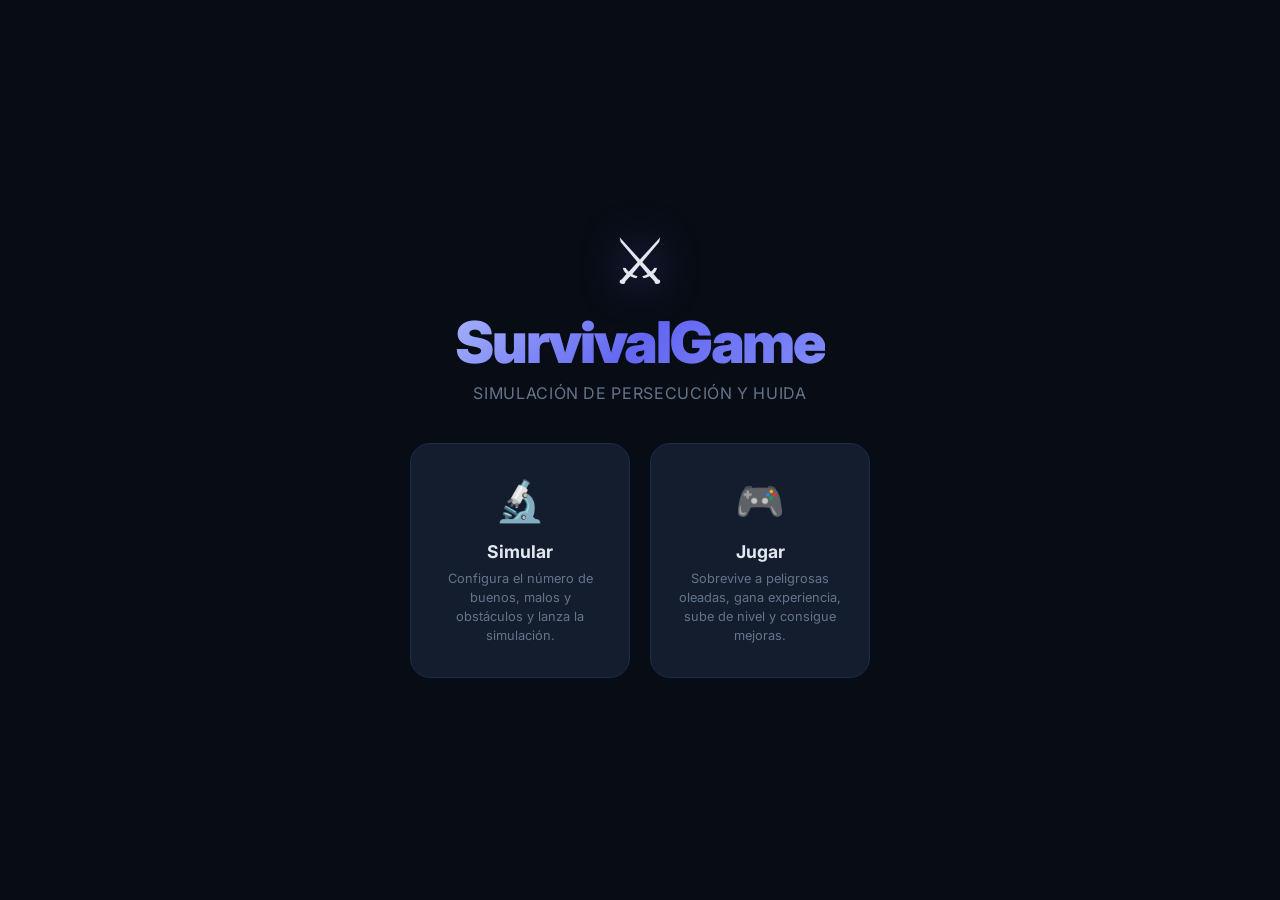
<file: js/index.html>
<!DOCTYPE html>
<html lang="es">

<head>
    <meta charset="UTF-8" />
    <meta name="viewport" content="width=device-width, initial-scale=1.0" />
    <title>SurvivalGame</title>
    <link rel="preconnect" href="https://fonts.googleapis.com" />
    <link rel="preconnect" href="https://fonts.gstatic.com" crossorigin />
    <link href="https://fonts.googleapis.com/css2?family=Inter:ital,wght@0,400;0,600;0,700;0,900;1,400&display=swap"
        rel="stylesheet" />
    <style>
        /* ── Reset ───────────────────────────────────────────────────────────────── */
        *,
        *::before,
        *::after {
            box-sizing: border-box;
            margin: 0;
            padding: 0;
        }

        :root {
            --bg: #080c14;
            --surface: #0f1520;
            --card: #141d2e;
            --border: #1e2d47;
            --green: #22c55e;
            --red: #ef4444;
            --gray: #64748b;
            --text: #e2e8f0;
            --muted: #64748b;
            --accent: #6366f1;
            --accent2: #818cf8;
        }

        html,
        body {
            height: 100%;
            background: var(--bg);
            color: var(--text);
            font-family: 'Inter', system-ui, sans-serif;
            overflow-x: hidden;
        }

        /* ── Screens ─────────────────────────────────────────────────────────────── */
        .screen {
            position: fixed;
            inset: 0;
            display: flex;
            flex-direction: column;
            align-items: center;
            justify-content: center;
            transition: opacity .35s ease, transform .35s ease;
        }

        .screen.hidden {
            opacity: 0;
            pointer-events: none;
            transform: scale(.97);
        }

        .screen.slide-left {
            transform: translateX(-60px);
        }

        .screen.slide-right {
            transform: translateX(60px);
        }

        /* ── Particles (decorative background dots) ─────────────────────────────── */
        #particles {
            position: fixed;
            inset: 0;
            overflow: hidden;
            pointer-events: none;
            z-index: 0;
        }

        .particle {
            position: absolute;
            border-radius: 50%;
            animation: float linear infinite;
            opacity: 0;
        }

        @keyframes float {
            0% {
                transform: translateY(100vh) scale(0);
                opacity: 0;
            }

            10% {
                opacity: .6;
            }

            90% {
                opacity: .4;
            }

            100% {
                transform: translateY(-20px) scale(1.2);
                opacity: 0;
            }
        }

        /* ── Main Menu ───────────────────────────────────────────────────────────── */
        #menu {
            z-index: 10;
            gap: 2.5rem;
        }

        .logo-big {
            text-align: center;
        }

        .logo-big .icon {
            font-size: 4rem;
            display: block;
            margin-bottom: .5rem;
            filter: drop-shadow(0 0 20px rgba(99, 102, 241, .7));
        }

        .logo-big h1 {
            font-size: 3.6rem;
            font-weight: 900;
            letter-spacing: -.04em;
            background: linear-gradient(135deg, #a5b4fc, #6366f1, #818cf8);
            -webkit-background-clip: text;
            -webkit-text-fill-color: transparent;
            background-clip: text;
            text-shadow: none;
        }

        .logo-big p {
            color: var(--muted);
            margin-top: .4rem;
            font-size: 1rem;
            letter-spacing: .04em;
            text-transform: uppercase;
        }

        .menu-cards {
            display: flex;
            gap: 1.25rem;
            flex-wrap: wrap;
            justify-content: center;
        }

        .menu-card {
            width: 220px;
            padding: 2rem 1.5rem;
            border-radius: 1.25rem;
            background: var(--card);
            border: 1px solid var(--border);
            cursor: pointer;
            text-align: center;
            transition: transform .2s, box-shadow .2s, border-color .2s;
            position: relative;
            overflow: hidden;
        }

        .menu-card::before {
            content: '';
            position: absolute;
            inset: 0;
            background: linear-gradient(135deg, rgba(99, 102, 241, .08), transparent);
            opacity: 0;
            transition: opacity .2s;
        }

        .menu-card:hover {
            transform: translateY(-6px);
            border-color: var(--accent);
            box-shadow: 0 12px 40px rgba(99, 102, 241, .25);
        }

        .menu-card:hover::before {
            opacity: 1;
        }

        .menu-card:active {
            transform: translateY(-2px);
        }

        .menu-card .card-icon {
            font-size: 2.5rem;
            margin-bottom: 1rem;
            display: block;
        }

        .menu-card h2 {
            font-size: 1.1rem;
            font-weight: 700;
            margin-bottom: .4rem;
        }

        .menu-card p {
            font-size: .8rem;
            color: var(--muted);
            line-height: 1.5;
        }

        /* ── Config Screen ───────────────────────────────────────────────────────── */
        #config {
            z-index: 10;
            gap: 2rem;
            padding: 2rem;
        }

        .config-panel {
            background: var(--card);
            border: 1px solid var(--border);
            border-radius: 1.5rem;
            padding: 2.5rem;
            width: 100%;
            max-width: 520px;
            box-shadow: 0 0 60px rgba(99, 102, 241, .1);
        }

        .config-panel h2 {
            font-size: 1.5rem;
            font-weight: 800;
            margin-bottom: .25rem;
        }

        .config-panel .sub {
            color: var(--muted);
            font-size: .85rem;
            margin-bottom: 2rem;
        }

        .param-group {
            display: flex;
            flex-direction: column;
            gap: 1.25rem;
            margin-bottom: 2rem;
        }

        .param {
            display: flex;
            flex-direction: column;
            gap: .5rem;
        }

        .param-header {
            display: flex;
            justify-content: space-between;
            align-items: center;
        }

        .param-label {
            font-size: .9rem;
            font-weight: 600;
            display: flex;
            align-items: center;
            gap: .5rem;
        }

        .param-dot {
            width: 10px;
            height: 10px;
            border-radius: 50%;
            flex-shrink: 0;
        }

        .param-dot.green {
            background: var(--green);
            box-shadow: 0 0 6px var(--green);
        }

        .param-dot.red {
            background: var(--red);
            box-shadow: 0 0 6px var(--red);
        }

        .param-dot.gray {
            background: var(--gray);
            border-radius: 2px;
        }

        .param-value {
            font-size: 1.1rem;
            font-weight: 700;
            min-width: 2.5rem;
            text-align: right;
            background: var(--surface);
            border: 1px solid var(--border);
            border-radius: .4rem;
            padding: .1rem .5rem;
        }

        .param-value.green {
            color: var(--green);
        }

        .param-value.red {
            color: var(--red);
        }

        .param-value.gray {
            color: var(--gray);
        }

        input[type=range] {
            width: 100%;
            height: 5px;
            border-radius: 999px;
            outline: none;
            border: none;
            cursor: pointer;
            -webkit-appearance: none;
            appearance: none;
            background: var(--border);
        }

        input[type=range].green::-webkit-slider-thumb {
            background: var(--green);
            box-shadow: 0 0 8px var(--green);
        }

        input[type=range].red::-webkit-slider-thumb {
            background: var(--red);
            box-shadow: 0 0 8px var(--red);
        }

        input[type=range].gray::-webkit-slider-thumb {
            background: var(--gray);
        }

        input[type=range]::-webkit-slider-thumb {
            -webkit-appearance: none;
            appearance: none;
            width: 16px;
            height: 16px;
            border-radius: 50%;
            cursor: pointer;
            transition: transform .1s;
        }

        input[type=range]::-webkit-slider-thumb:hover {
            transform: scale(1.25);
        }

        input[type=range].green {
            background: linear-gradient(to right, var(--green) var(--pct, 50%), var(--border) var(--pct, 50%));
        }

        input[type=range].red {
            background: linear-gradient(to right, var(--red) var(--pct, 50%), var(--border) var(--pct, 50%));
        }

        input[type=range].gray {
            background: linear-gradient(to right, var(--gray) var(--pct, 50%), var(--border) var(--pct, 50%));
        }

        .config-actions {
            display: flex;
            gap: .75rem;
        }

        /* ── Game Screen ─────────────────────────────────────────────────────────── */
        #game {
            z-index: 10;
            gap: 1rem;
            justify-content: flex-start;
            padding: 1.5rem 1rem 2rem;
            overflow-y: auto;
        }

        .game-header {
            display: flex;
            align-items: center;
            gap: 1rem;
            width: 100%;
            max-width: 1020px;
        }

        .btn-back {
            background: var(--card);
            border: 1px solid var(--border);
            color: var(--text);
            border-radius: .6rem;
            padding: .45rem .9rem;
            font-family: inherit;
            font-size: .85rem;
            font-weight: 600;
            cursor: pointer;
            transition: background .15s, border-color .15s;
            flex-shrink: 0;
        }

        .btn-back:hover {
            background: var(--border);
            border-color: var(--accent);
        }

        .stats-bar {
            display: flex;
            gap: 1.25rem;
            flex-wrap: wrap;
            align-items: center;
            background: var(--card);
            border: 1px solid var(--border);
            border-radius: 1rem;
            padding: .6rem 1.2rem;
            flex: 1;
        }

        .stat {
            display: flex;
            align-items: center;
            gap: .45rem;
            font-size: .85rem;
        }

        .stat-dot {
            width: 9px;
            height: 9px;
            border-radius: 50%;
        }

        .stat-dot.green {
            background: var(--green);
            box-shadow: 0 0 5px var(--green);
        }

        .stat-dot.red {
            background: var(--red);
            box-shadow: 0 0 5px var(--red);
        }

        .stat-dot.gray {
            background: var(--gray);
            border-radius: 2px;
        }

        .stat-label {
            color: var(--muted);
        }

        .stat-value {
            font-weight: 700;
        }

        .stat-value.green {
            color: var(--green);
        }

        .stat-value.red {
            color: var(--red);
        }

        .game-controls {
            display: flex;
            gap: .6rem;
            flex-shrink: 0;
        }

        .canvas-wrapper {
            border-radius: .75rem;
            overflow: hidden;
            border: 1.5px solid var(--border);
            box-shadow: 0 0 50px rgba(99, 102, 241, .1);
            flex-shrink: 0;
        }

        canvas {
            display: block;
        }

        /* ── Info Screen (Mini-juego) ────────────────────────────────────────────── */
        #info {
            z-index: 10;
            gap: 0;
            padding: 0;
            justify-content: flex-start;
        }

        .info-header {
            display: flex;
            align-items: center;
            gap: 1rem;
            width: 100%;
            padding: .8rem 1rem;
            background: var(--surface);
            border-bottom: 1px solid var(--border);
            flex-shrink: 0;
        }

        .info-header h2 {
            font-size: 1.1rem;
            font-weight: 800;
            flex: 1;
        }

        .info-hud {
            display: flex;
            gap: 1rem;
            align-items: center;
            background: var(--card);
            border: 1px solid var(--border);
            border-radius: .75rem;
            padding: .35rem .9rem;
            font-size: .8rem;
        }

        .hud-item {
            display: flex;
            align-items: center;
            gap: .4rem;
        }

        .hud-label {
            color: var(--muted);
        }

        .hud-val {
            font-weight: 700;
        }

        .hud-val.green {
            color: var(--green);
        }

        .hud-val.red {
            color: var(--red);
        }

        .hud-val.yellow {
            color: #facc15;
        }

        .health-bar-wrap {
            width: 90px;
            height: 10px;
            background: var(--border);
            border-radius: 999px;
            overflow: hidden;
        }

        .health-bar-inner {
            height: 100%;
            border-radius: 999px;
            transition: width .2s;
        }

        .health-bar-inner.green {
            background: var(--green);
            box-shadow: 0 0 6px var(--green);
        }

        .health-bar-inner.red {
            background: var(--red);
            box-shadow: 0 0 6px var(--red);
        }

        .health-bar-inner.blue {
            background: #3b82f6;
            box-shadow: 0 0 6px #3b82f6;
        }

        #arc-levelup-overlay {
            position: absolute;
            inset: 0;
            background: rgba(8, 12, 20, 0.85);
            z-index: 20;
            display: flex;
            flex-direction: column;
            align-items: center;
            justify-content: center;
            transition: opacity .2s;
            backdrop-filter: blur(4px);
        }

        #arc-levelup-overlay.hidden {
            opacity: 0;
            pointer-events: none;
        }

        .powerup-cards {
            display: flex;
            gap: 1.25rem;
            margin-top: 1.5rem;
            flex-wrap: wrap;
            justify-content: center;
            max-width: 640px;
        }

        .powerup-card {
            background: var(--surface);
            border: 1px solid var(--border);
            border-radius: 1rem;
            padding: 1.5rem 1rem;
            width: 170px;
            text-align: center;
            cursor: pointer;
            transition: transform .2s, border-color .2s, box-shadow .2s;
        }

        .powerup-card:hover {
            transform: translateY(-8px);
            border-color: var(--accent);
            box-shadow: 0 12px 30px rgba(99, 102, 241, .3);
        }

        .powerup-card .icon {
            font-size: 2.5rem;
            margin-bottom: .75rem;
            display: block;
        }

        .powerup-card h3 {
            font-size: 1.05rem;
            font-weight: 700;
            margin-bottom: .4rem;
            color: var(--text);
        }

        .powerup-card p {
            font-size: .8rem;
            color: var(--muted);
            line-height: 1.4;
        }

        #arcadeCanvas {
            display: block;
            cursor: crosshair;
            flex: 1;
            width: 100%;
        }

        .controls-hint {
            font-size: .72rem;
            color: var(--muted);
            text-align: center;
            padding: .4rem;
            background: var(--surface);
            border-top: 1px solid var(--border);
            flex-shrink: 0;
        }

        /* ── Shared Buttons ──────────────────────────────────────────────────────── */
        .btn {
            display: inline-flex;
            align-items: center;
            gap: .4rem;
            padding: .65rem 1.4rem;
            border-radius: .65rem;
            font-family: inherit;
            font-size: .9rem;
            font-weight: 700;
            cursor: pointer;
            border: none;
            transition: transform .1s, box-shadow .2s, background .15s, opacity .15s;
        }

        .btn:active {
            transform: scale(.96);
        }

        .btn-primary {
            background: linear-gradient(135deg, #6366f1, #818cf8);
            color: #fff;
            box-shadow: 0 4px 20px rgba(99, 102, 241, .4);
        }

        .btn-primary:hover {
            box-shadow: 0 6px 28px rgba(99, 102, 241, .6);
        }

        .btn-secondary {
            background: var(--surface);
            color: var(--text);
            border: 1px solid var(--border);
        }

        .btn-secondary:hover {
            background: var(--border);
        }

        .btn-danger {
            background: rgba(239, 68, 68, .15);
            color: var(--red);
            border: 1px solid rgba(239, 68, 68, .3);
        }

        .btn-danger:hover {
            background: rgba(239, 68, 68, .25);
        }
    </style>
</head>

<body>

    <!-- Fondo animado -->
    <div id="particles"></div>

    <!-- ══════════════════════════════════════════════════════════════════════════
     PANTALLA 1 – MENÚ PRINCIPAL
     ══════════════════════════════════════════════════════════════════════════ -->
    <div id="menu" class="screen">
        <div class="logo-big">
            <span class="icon">⚔️</span>
            <h1>SurvivalGame</h1>
            <p>Simulación de persecución y huida</p>
        </div>

        <div class="menu-cards">
            <div class="menu-card" id="btn-goto-config">
                <span class="card-icon">🔬</span>
                <h2>Simular</h2>
                <p>Configura el número de buenos, malos y obstáculos y lanza la simulación.</p>
            </div>
            <div class="menu-card" id="btn-goto-info">
                <span class="card-icon">🎮</span>
                <h2>Jugar</h2>
                <p>Sobrevive a peligrosas oleadas, gana experiencia, sube de nivel y consigue mejoras.</p>
            </div>
        </div>
    </div>

    <!-- ══════════════════════════════════════════════════════════════════════════
     PANTALLA 2 – CONFIGURACIÓN
     ══════════════════════════════════════════════════════════════════════════ -->
    <div id="config" class="screen hidden">
        <div class="config-panel">
            <h2>⚙️ Configurar simulación</h2>
            <p class="sub">Ajusta los parámetros antes de iniciar la simulación</p>

            <div class="param-group">
                <!-- Buenos -->
                <div class="param">
                    <div class="param-header">
                        <span class="param-label"><span class="param-dot green"></span>Buenos (huyen)</span>
                        <span class="param-value green" id="val-buenos">10</span>
                    </div>
                    <input type="range" class="green" id="sl-buenos" min="1" max="80" value="10" />
                </div>
                <!-- Malos -->
                <div class="param">
                    <div class="param-header">
                        <span class="param-label"><span class="param-dot red"></span>Malos (persiguen)</span>
                        <span class="param-value red" id="val-malos">5</span>
                    </div>
                    <input type="range" class="red" id="sl-malos" min="1" max="40" value="5" />
                </div>
                <!-- Obstáculos -->
                <div class="param">
                    <div class="param-header">
                        <span class="param-label"><span class="param-dot gray"></span>Obstáculos</span>
                        <span class="param-value gray" id="val-obs">15</span>
                    </div>
                    <input type="range" class="gray" id="sl-obs" min="0" max="120" value="15" />
                </div>
            </div>

            <div class="config-actions">
                <button class="btn btn-secondary" id="btn-config-back">← Volver</button>
                <button class="btn btn-primary" id="btn-start" style="flex:1">▶ Iniciar simulación</button>
            </div>
        </div>
    </div>

    <!-- ══════════════════════════════════════════════════════════════════════════
     PANTALLA 3 – JUEGO
     ══════════════════════════════════════════════════════════════════════════ -->
    <div id="game" class="screen hidden">
        <div class="game-header">
            <button class="btn-back" id="btn-game-back">← Menú</button>
            <div class="stats-bar">
                <div class="stat">
                    <div class="stat-dot green"></div>
                    <span class="stat-label">Buenos</span>
                    <span class="stat-value green" id="stat-buenos">0</span>
                </div>
                <div class="stat">
                    <div class="stat-dot red"></div>
                    <span class="stat-label">Malos</span>
                    <span class="stat-value red" id="stat-malos">0</span>
                </div>
                <div class="stat">
                    <div class="stat-dot gray"></div>
                    <span class="stat-label">Obstáculos</span>
                    <span class="stat-value" id="stat-obs">0</span>
                </div>
                <div class="stat" style="margin-left:auto;">
                    <span class="stat-label">Tick</span>
                    <span class="stat-value" id="stat-tick">0</span>
                </div>
            </div>
            <div class="game-controls">
                <button class="btn btn-secondary" id="btn-pause">⏸</button>
                <button class="btn btn-secondary" id="btn-restart">🔄</button>
            </div>
        </div>

        <div class="canvas-wrapper">
            <canvas id="gameCanvas"></canvas>
        </div>
    </div>

    <!-- ══════════════════════════════════════════════════════════════════════════
     PANTALLA 4 – MINI-JUEGO "CÓMO FUNCIONA"
     ══════════════════════════════════════════════════════════════════════════ -->
    <div id="info" class="screen hidden">
        <!-- Cabecera con HUD -->
        <div class="info-header">
            <button class="btn-back" id="btn-info-back">← Menú</button>
            <h2>⚔️ ¡Sobrevive!</h2>
            <!-- Vida y Nivel -->
            <div class="info-hud">
                <div class="hud-item">
                    <span class="hud-label">❤️</span>
                    <div class="health-bar-wrap">
                        <div class="health-bar-inner green" id="arc-player-bar" style="width:100%"></div>
                    </div>
                </div>
                <div class="hud-item" style="margin-left:.2rem;">
                    <span class="hud-label">⭐ Nv</span>
                    <span class="hud-val yellow" id="arc-level">1</span>
                </div>
                <div class="hud-item" title="Experiencia">
                    <div class="health-bar-wrap" style="width:50px;">
                        <div class="health-bar-inner blue" id="arc-xp-bar" style="width:0%"></div>
                    </div>
                </div>
            </div>
            <!-- Oleada y puntos -->
            <div class="info-hud">
                <div class="hud-item">
                    <span class="hud-label">🌊 Ole</span>
                    <span class="hud-val yellow" id="arc-wave">1</span>
                </div>
                <div class="hud-item">
                    <span class="hud-label">⭐ Pts</span>
                    <span class="hud-val green" id="arc-score">0</span>
                </div>
            </div>
            <button class="btn btn-secondary" id="arc-restart" style="font-size:.8rem;padding:.4rem .8rem;">🔄
                Reiniciar</button>
        </div>

        <div id="arc-wrapper" style="position:relative;flex:1;display:flex;flex-direction:column;width:100%;">
            <!-- Level Up Overlay -->
            <div id="arc-levelup-overlay" class="hidden">
                <div class="info-panel" style="background:transparent;border:none;box-shadow:none;">
                    <h2 style="text-align:center;font-size:2.2rem;margin-bottom:.5rem;">✨ ¡Nivel <span
                            id="arc-lvl-display">2</span>!</h2>
                    <p style="text-align:center;color:var(--muted);font-size:1.1rem;">Selecciona una mejora de poder</p>
                    <div class="powerup-cards" id="powerup-container"></div>
                </div>
            </div>
            <!-- Canvas del mini-juego -->
            <canvas id="arcadeCanvas"></canvas>
        </div>

        <!-- Pista de controles -->
        <div class="controls-hint">🕹️ WASD / Flechas para mover &nbsp;|&nbsp; 🖱️ Click para disparar &nbsp;|&nbsp; ❤️
            Los enemigos te dañan al tocarte</div>
    </div>

    <script>
        'use strict';

        // ── Partículas decorativas ────────────────────────────────────────────────────
        (function () {
            const container = document.getElementById('particles');
            const colors = ['#6366f1', '#22c55e', '#ef4444', '#818cf8'];
            for (let i = 0; i < 30; i++) {
                const p = document.createElement('div');
                p.className = 'particle';
                const sz = Math.random() * 5 + 3;
                p.style.cssText = `
            width:${sz}px;height:${sz}px;
            left:${Math.random() * 100}%;
            background:${colors[Math.floor(Math.random() * colors.length)]};
            animation-duration:${8 + Math.random() * 14}s;
            animation-delay:${Math.random() * 10}s;
        `;
                container.appendChild(p);
            }
        })();

        // ── Navegación entre pantallas ────────────────────────────────────────────────
        const screens = {
            menu: document.getElementById('menu'),
            config: document.getElementById('config'),
            game: document.getElementById('game'),
            info: document.getElementById('info'),
        };

        function showScreen(name, direction = 'right') {
            const inClass = direction === 'right' ? 'slide-right' : 'slide-left';
            Object.entries(screens).forEach(([k, s]) => {
                if (k === name) {
                    s.classList.remove('hidden', inClass);
                } else {
                    s.classList.add('hidden');
                }
            });
            if (name === 'info') arcadeStart();
            else arcadeStop();
        }

        document.getElementById('btn-goto-config').addEventListener('click', () => showScreen('config'));
        document.getElementById('btn-goto-info').addEventListener('click', () => showScreen('info'));
        document.getElementById('btn-config-back').addEventListener('click', () => showScreen('menu', 'left'));
        document.getElementById('btn-info-back').addEventListener('click', () => { arcadeStop(); showScreen('menu', 'left'); });
        document.getElementById('btn-game-back').addEventListener('click', () => { stopGame(); showScreen('menu', 'left'); });

        // ── Sliders de configuración ──────────────────────────────────────────────────
        function bindSlider(sliderId, valueId) {
            const sl = document.getElementById(sliderId);
            const vl = document.getElementById(valueId);
            function update() {
                const pct = (sl.value - sl.min) / (sl.max - sl.min) * 100;
                sl.style.setProperty('--pct', pct + '%');
                vl.textContent = sl.value;
            }
            sl.addEventListener('input', update);
            update();
        }
        bindSlider('sl-buenos', 'val-buenos');
        bindSlider('sl-malos', 'val-malos');
        bindSlider('sl-obs', 'val-obs');

        document.getElementById('btn-start').addEventListener('click', () => {
            const cfg = {
                buenos: +document.getElementById('sl-buenos').value,
                malos: +document.getElementById('sl-malos').value,
                obstaculos: +document.getElementById('sl-obs').value,
            };
            showScreen('game');
            startGame(cfg);
        });

        document.getElementById('btn-restart').addEventListener('click', () => {
            const cfg = {
                buenos: +document.getElementById('sl-buenos').value,
                malos: +document.getElementById('sl-malos').value,
                obstaculos: +document.getElementById('sl-obs').value,
            };
            startGame(cfg);
        });

        // ── Pausa ─────────────────────────────────────────────────────────────────────
        let pausado = false;
        const btnPause = document.getElementById('btn-pause');
        btnPause.addEventListener('click', () => {
            pausado = !pausado;
            btnPause.textContent = pausado ? '▶' : '⏸';
        });

        // ══════════════════════════════════════════════════════════════════════════════
        // LÓGICA DEL JUEGO
        // ══════════════════════════════════════════════════════════════════════════════

        // ── Posicion ──────────────────────────────────────────────────────────────────
        class Posicion {
            constructor(x, y) { this._x = x; this._y = y; }
            getX() { return this._x; } setX(x) { this._x = x; }
            getY() { return this._y; } setY(y) { this._y = y; }
            static calcularDistancia(p1, p2) {
                return Math.sqrt((p1._x - p2._x) ** 2 + (p1._y - p2._y) ** 2);
            }
        }

        // ── Estrategias ───────────────────────────────────────────────────────────────
        const DX = [-1, 0, 1, -1, 1, -1, 0, 1];
        const DY = [-1, -1, -1, 0, 0, 1, 1, 1];

        class Huir {
            mover(actual, objetivo, mapa) {
                let best = 0, vx = 0, vy = 0;
                for (let i = 0; i < 8; i++) {
                    const nx = actual._x + DX[i], ny = actual._y + DY[i];
                    if (nx >= 0 && nx < mapa[0].length && ny >= 0 && ny < mapa.length) {
                        const c = mapa[ny][nx];
                        if (c === null || (!c.esObstaculo() && !c.esBueno())) {
                            const d = Posicion.calcularDistancia(new Posicion(nx, ny), objetivo);
                            if (d > best) { best = d; vx = DX[i]; vy = DY[i]; }
                        }
                    }
                }
                return new Posicion(actual._x + vx, actual._y + vy);
            }
        }

        class Perseguir {
            mover(actual, objetivo, mapa) {
                let best = Infinity, vx = 0, vy = 0;
                for (let i = 0; i < 8; i++) {
                    const nx = actual._x + DX[i], ny = actual._y + DY[i];
                    if (nx >= 0 && nx < mapa[0].length && ny >= 0 && ny < mapa.length) {
                        const c = mapa[ny][nx];
                        if (c === null || (!c.esObstaculo() && !c.esMalo())) {
                            const d = Posicion.calcularDistancia(new Posicion(nx, ny), objetivo);
                            if (d < best) { best = d; vx = DX[i]; vy = DY[i]; }
                        }
                    }
                }
                return new Posicion(actual._x + vx, actual._y + vy);
            }
        }

        // ── Elementos ─────────────────────────────────────────────────────────────────
        class Elementos {
            constructor(x, y, mov) { this.posi = new Posicion(x, y); this.objetivo = null; this._mov = mov; }
            getPosiX() { return this.posi._x; }
            getPosiY() { return this.posi._y; }
            getPosi() { return this.posi; }
            setObjetivo(o) { this.objetivo = o; }
            esObstaculo() { return false; } esMalo() { return false; } esBueno() { return false; }
            mover(mapa) {
                if (this.objetivo !== null)
                    this.posi = this._mov.mover(this.posi, this.objetivo.posi, mapa);
            }
        }
        class Buenos extends Elementos { constructor(x, y) { super(x, y, new Huir()); } esBueno() { return true; } }
        class Malos extends Elementos { constructor(x, y) { super(x, y, new Perseguir()); } esMalo() { return true; } }
        class Obstaculos extends Elementos { constructor(x, y) { super(x, y, null); } esObstaculo() { return true; } }

        // ── Mapa ──────────────────────────────────────────────────────────────────────
        class Mapa {
            constructor(alto, ancho) {
                this.alto = alto; this.ancho = ancho;
                this.grid = Array.from({ length: alto }, () => Array(ancho).fill(null));
                this.buenos = []; this.malos = [];
            }
            _rnd(max) { return Math.floor(Math.random() * max); }
            _freePos() {
                let x, y;
                do { x = this._rnd(this.ancho); y = this._rnd(this.alto); }
                while (this.grid[y][x] !== null);
                return { x, y };
            }
            _place(elem) {
                const { x, y } = this._freePos();
                elem.posi._x = x; elem.posi._y = y;
                this.grid[y][x] = elem;
            }
            generarConConfig(numBuenos, numMalos, numObs) {
                const maxElem = this.alto * this.ancho - 1;
                numObs = Math.min(numObs, Math.floor(maxElem * 0.4));
                numBuenos = Math.min(numBuenos, Math.floor((maxElem - numObs) * 0.6));
                numMalos = Math.min(numMalos, maxElem - numObs - numBuenos);

                for (let i = 0; i < numObs; i++)   this._place(new Obstaculos(0, 0));
                for (let i = 0; i < numBuenos; i++) { const b = new Buenos(0, 0); this.buenos.push(b); this._place(b); }
                for (let i = 0; i < numMalos; i++) { const m = new Malos(0, 0); this.malos.push(m); this._place(m); }
            }
            _nearMalo(b) {
                let c = null, mn = Infinity;
                for (const m of this.malos) { const d = Posicion.calcularDistancia(m.posi, b.posi); if (d < mn) { mn = d; c = m; } }
                return c;
            }
            _nearBueno(m) {
                let c = null, mn = Infinity;
                for (const b of this.buenos) { const d = Posicion.calcularDistancia(m.posi, b.posi); if (d < mn) { mn = d; c = b; } }
                return c;
            }
            refrescar() {
                for (const b of this.buenos) { b.setObjetivo(this._nearMalo(b)); this.grid[b.getPosiY()][b.getPosiX()] = null; }
                for (const m of this.malos) { m.setObjetivo(this._nearBueno(m)); this.grid[m.getPosiY()][m.getPosiX()] = null; }
                for (const b of this.buenos) { b.mover(this.grid); this.grid[b.getPosiY()][b.getPosiX()] = b; }
                for (const m of this.malos) { m.mover(this.grid); this.grid[m.getPosiY()][m.getPosiX()] = m; }
                this.buenos = this.buenos.filter(b =>
                    !this.malos.some(m => m.getPosiX() === b.getPosiX() && m.getPosiY() === b.getPosiY())
                );
            }
        }

        // ── Canvas & Loop ─────────────────────────────────────────────────────────────
        const CELL = 10, ALTO = 60, ANCHO = 100, FPS_MS = 50;
        const canvas = document.getElementById('gameCanvas');
        const ctx = canvas.getContext('2d');
        canvas.width = ANCHO * CELL; canvas.height = ALTO * CELL;

        const elB = document.getElementById('stat-buenos');
        const elM = document.getElementById('stat-malos');
        const elO = document.getElementById('stat-obs');
        const elT = document.getElementById('stat-tick');

        let mapa, timer, tick = 0, numObsCfg = 0;

        function startGame(cfg) {
            stopGame();
            pausado = false; btnPause.textContent = '⏸';
            mapa = new Mapa(ALTO, ANCHO);
            mapa.generarConConfig(cfg.buenos, cfg.malos, cfg.obstaculos);
            numObsCfg = cfg.obstaculos;
            tick = 0;
            timer = setInterval(gameLoop, FPS_MS);
        }

        function stopGame() {
            if (timer) { clearInterval(timer); timer = null; }
        }

        function gameLoop() {
            if (pausado) return;
            mapa.refrescar();
            tick++;
            render();
            elB.textContent = mapa.buenos.length;
            elM.textContent = mapa.malos.length;
            elO.textContent = numObsCfg;
            elT.textContent = tick;
            if (mapa.buenos.length === 0) { stopGame(); gameOver(); }
        }

        function render() {
            ctx.fillStyle = '#080c14'; ctx.fillRect(0, 0, canvas.width, canvas.height);
            ctx.strokeStyle = '#111827'; ctx.lineWidth = .3;
            for (let i = 0; i <= ALTO; i++) { ctx.beginPath(); ctx.moveTo(0, i * CELL); ctx.lineTo(canvas.width, i * CELL); ctx.stroke(); }
            for (let j = 0; j <= ANCHO; j++) { ctx.beginPath(); ctx.moveTo(j * CELL, 0); ctx.lineTo(j * CELL, canvas.height); ctx.stroke(); }

            for (let i = 0; i < ALTO; i++) {
                for (let j = 0; j < ANCHO; j++) {
                    const e = mapa.grid[i][j]; if (!e) continue;
                    const cx = j * CELL + CELL / 2, cy = i * CELL + CELL / 2, r = CELL / 2 - 1;
                    if (e.esObstaculo()) {
                        ctx.fillStyle = '#374151';
                        ctx.fillRect(j * CELL + 1, i * CELL + 1, CELL - 2, CELL - 2);
                        continue;
                    }
                    const col = e.esBueno() ? '#22c55e' : '#ef4444';
                    ctx.shadowColor = col; ctx.shadowBlur = 7;
                    ctx.fillStyle = col; ctx.beginPath(); ctx.arc(cx, cy, r, 0, Math.PI * 2); ctx.fill();
                    ctx.shadowBlur = 0;
                    ctx.fillStyle = 'rgba(255,255,255,.2)'; ctx.beginPath(); ctx.arc(cx - 1, cy - 1, r * .38, 0, Math.PI * 2); ctx.fill();
                }
            }
        }

        function gameOver() {
            ctx.fillStyle = 'rgba(0,0,0,.7)'; ctx.fillRect(0, 0, canvas.width, canvas.height);
            ctx.shadowBlur = 24; ctx.shadowColor = '#ef4444';
            ctx.fillStyle = '#ef4444';
            ctx.font = `bold ${CELL * 3.2}px Inter,sans-serif`; ctx.textAlign = 'center';
            ctx.fillText('¡Los malos ganaron!', canvas.width / 2, canvas.height / 2 - CELL * 1.5);
            ctx.shadowBlur = 0; ctx.fillStyle = '#94a3b8';
            ctx.font = `${CELL * 1.3}px Inter,sans-serif`;
            ctx.fillText(`Supervivieron ${tick} ticks`, canvas.width / 2, canvas.height / 2 + CELL * 2);
            ctx.fillText('Pulsa 🔄 para reiniciar', canvas.width / 2, canvas.height / 2 + CELL * 4);
        }

        // ══════════════════════════════════════════════════════════════════════════════
        // MINI-JUEGO ARCADE – pantalla "Cómo funciona"
        // ══════════════════════════════════════════════════════════════════════════════
        (function () {

            const arcCanvas = document.getElementById('arcadeCanvas');
            const arcCtx = arcCanvas.getContext('2d');

            // ── Tamaños dinámicos ─────────────────────────────────────────────────────────
            function resizeArcCanvas() {
                const infoEl = document.getElementById('info');
                const header = infoEl.querySelector('.info-header');
                const hint = infoEl.querySelector('.controls-hint');
                const hh = header ? header.offsetHeight : 60;
                const ch = hint ? hint.offsetHeight : 28;
                arcCanvas.width = window.innerWidth;
                arcCanvas.height = Math.max(window.innerHeight - hh - ch, 300);
            }

            // ── Estado del juego ──────────────────────────────────────────────────────────
            const PLAYER_RADIUS = 18;
            const ENEMY_RADIUS = 14;
            const BULLET_RADIUS = 6;
            const PLAYER_SPEED = 2.3; // Aún más lenta
            const BULLET_SPEED = 9;
            const ENEMY_BASE_SPEED = 1.0;
            const PLAYER_MAX_HP = 100;
            const ENEMY_MAX_HP = 30;
            const DAMAGE_PER_HIT = 20;

            const POWERUPS = [
                { id: 'dmg', icon: '💥', title: 'Munición Pesada', desc: '+15 Daño por bala', apply: () => player.damage += 15 },
                { id: 'spd', icon: '⚡', title: 'Agilidad', desc: '+25% Velocidad de mov.', apply: () => player.speedMult += 0.25 },
                { id: 'fire', icon: '🔥', title: 'Fuego Rápido', desc: 'Dispara un 30% más rápido', apply: () => player.fireRateMult *= 0.7 },
                { id: 'hp', icon: '❤️', title: 'Vitalidad', desc: '+50 Vida Máx y curación total', apply: () => { player.maxHp += 50; player.hp = player.maxHp; } },
                { id: 'multi', icon: '🔫', title: 'Multidisparo', desc: 'Dispara una bala extra a la vez', apply: () => player.multiShot += 1 },
                { id: 'pierce', icon: '👻', title: 'Perforación', desc: 'Las balas atraviesan +1 enemigo', apply: () => player.pierce += 1 },
                { id: 'vamp', icon: '🧛', title: 'Vampirismo', desc: 'Cura 2 HP por cada enemigo', apply: () => player.vampirism += 2 },
                { id: 'magnet', icon: '🧲', title: 'Magnetismo', desc: 'Atrae la Experiencia desde más lejos', apply: () => player.magnetRadius += 80 },
                { id: 'tank', icon: '🛡️', title: 'Piel de Piedra', desc: 'Ganas +25 Vida Máx y tus balas hacen +10 Daño', apply: () => { player.maxHp += 25; player.hp += 25; player.damage += 10; } },
                { id: 'exp', icon: '🧠', title: 'Sabiduría', desc: 'Los enemigos sueltan un 50% más de Experiencia', apply: () => player.xpMult += 0.5 },
            ];

            // ── Web Audio API (Sfx) ───────────────────────────────────────────────────────
            const audioCtx = new (window.AudioContext || window.webkitAudioContext)();
            const Sfx = {
                play: function (type) {
                    if (audioCtx.state === 'suspended') audioCtx.resume();
                    const osc = audioCtx.createOscillator();
                    const gain = audioCtx.createGain();
                    osc.connect(gain);
                    gain.connect(audioCtx.destination);
                    const now = audioCtx.currentTime;

                    switch (type) {
                        case 'shoot':
                            osc.type = 'square';
                            osc.frequency.setValueAtTime(300, now);
                            osc.frequency.exponentialRampToValueAtTime(10, now + 0.1);
                            gain.gain.setValueAtTime(0.05, now);
                            gain.gain.exponentialRampToValueAtTime(0.001, now + 0.1);
                            osc.start(now); osc.stop(now + 0.1);
                            break;
                        case 'hit':
                            osc.type = 'sawtooth';
                            osc.frequency.setValueAtTime(150, now);
                            osc.frequency.linearRampToValueAtTime(50, now + 0.05);
                            gain.gain.setValueAtTime(0.08, now);
                            gain.gain.linearRampToValueAtTime(0.001, now + 0.05);
                            osc.start(now); osc.stop(now + 0.05);
                            break;
                        case 'hurt':
                            osc.type = 'square';
                            osc.frequency.setValueAtTime(100, now);
                            osc.frequency.linearRampToValueAtTime(30, now + 0.3);
                            gain.gain.setValueAtTime(0.15, now);
                            gain.gain.linearRampToValueAtTime(0.001, now + 0.3);
                            osc.start(now); osc.stop(now + 0.3);
                            break;
                        case 'gem':
                            osc.type = 'sine';
                            osc.frequency.setValueAtTime(800, now);
                            osc.frequency.linearRampToValueAtTime(1200, now + 0.08);
                            gain.gain.setValueAtTime(0.05, now);
                            gain.gain.linearRampToValueAtTime(0.001, now + 0.08);
                            osc.start(now); osc.stop(now + 0.08);
                            break;
                        case 'levelup':
                            osc.type = 'square';
                            osc.frequency.setValueAtTime(400, now);
                            osc.frequency.setValueAtTime(600, now + 0.1);
                            osc.frequency.setValueAtTime(800, now + 0.2);
                            gain.gain.setValueAtTime(0.1, now);
                            gain.gain.linearRampToValueAtTime(0.001, now + 0.5);
                            osc.start(now); osc.stop(now + 0.5);
                            break;
                        case 'death':
                            osc.type = 'sawtooth';
                            osc.frequency.setValueAtTime(100, now);
                            osc.frequency.exponentialRampToValueAtTime(10, now + 1.5);
                            gain.gain.setValueAtTime(0.2, now);
                            gain.gain.linearRampToValueAtTime(0.001, now + 1.5);
                            osc.start(now); osc.stop(now + 1.5);
                            break;
                    }
                }
            };

            let arcState; // 'playing' | 'dead' | 'waveclear' | 'stopped' | 'levelup'
            let player, bullets, enemyBullets, enemies, xpGems, particles, wave, score;
            let superBossWarning = 0;
            let isMobile = ('ontouchstart' in window) || (navigator.maxTouchPoints > 0);
            let joystick = { active: false, id: null, originX: 0, originY: 0, x: 0, y: 0, curX: 0, curY: 0 };
            let keys = {};
            let mouseX = 0, mouseY = 0;
            let arcRAF = null;
            let lastTime = 0;
            let waveDelay = 0;
            let flashAlpha = 0;
            let level = 1, xp = 0, maxXp = 100;

            // HUD elements
            const elPlayerBar = document.getElementById('arc-player-bar');
            const elLevel = document.getElementById('arc-level');
            const elXpBar = document.getElementById('arc-xp-bar');
            const elWave = document.getElementById('arc-wave');
            const elScore = document.getElementById('arc-score');
            const elLvlOverlay = document.getElementById('arc-levelup-overlay');
            const elLvlDisplay = document.getElementById('arc-lvl-display');
            const elPwrUpCont = document.getElementById('powerup-container');

            // ── Drop XP & LevelUp ──────────────────────────────────────────────────────────
            function dropXp(x, y, amount) {
                xpGems.push({ x, y, amount, life: 12000 });
            }
            function addXp(amount) {
                xp += amount;
                Sfx.play('gem');
                if (xp >= maxXp) {
                    xp -= maxXp;
                    level++;
                    maxXp = Math.floor(maxXp * 1.8); // Curva de nivel mucho más exigente
                    triggerLevelUp();
                }
            }
            function triggerLevelUp() {
                Sfx.play('levelup');
                arcState = 'levelup';
                elLvlDisplay.textContent = level;
                elLvlOverlay.classList.remove('hidden');
                elPwrUpCont.innerHTML = '';

                // Pick 3 random powerups
                const shuffled = [...POWERUPS].sort(() => 0.5 - Math.random());
                const choices = shuffled.slice(0, 3);
                choices.forEach(p => {
                    const div = document.createElement('div');
                    div.className = 'powerup-card';
                    div.innerHTML = `<span class="icon">${p.icon}</span><h3>${p.title}</h3><p>${p.desc}</p>`;
                    div.onclick = () => {
                        p.apply();
                        elLvlOverlay.classList.add('hidden');
                        arcState = 'playing';
                        updateHUD();
                        // Añadir inmunidad de 2 segundos al subir de nivel para evitar morir instantáneamente
                        player.invincible = 2000;
                    };
                    elPwrUpCont.appendChild(div);
                });
            }

            // ── Partículas visuales ───────────────────────────────────────────────────────
            function makeParticle(x, y, color) {
                const angle = Math.random() * Math.PI * 2;
                const speed = 1 + Math.random() * 4;
                return {
                    x, y, vx: Math.cos(angle) * speed, vy: Math.sin(angle) * speed,
                    life: 1, decay: 0.04 + Math.random() * 0.04, r: 2 + Math.random() * 4, color
                };
            }

            // ── Inicialización ────────────────────────────────────────────────────────────
            function arcadeInit() {
                resizeArcCanvas();
                player = {
                    x: arcCanvas.width / 2, y: arcCanvas.height / 2,
                    hp: PLAYER_MAX_HP, maxHp: PLAYER_MAX_HP, invincible: 0, angle: 0,
                    damage: 10, speedMult: 1.0, multiShot: 0, pierce: 0, vampirism: 0,
                    shootCooldown: 0, fireRateMult: 1.0, magnetRadius: 120, xpMult: 1.0
                };
                bullets = [];
                enemyBullets = [];
                enemies = [];
                xpGems = [];
                particles = [];
                wave = 1;
                score = 0;
                level = 1; xp = 0; maxXp = 100;
                arcState = 'playing';
                waveDelay = 0; flashAlpha = 0; superBossWarning = 0;
                elLvlOverlay.classList.add('hidden');
                spawnWave(wave);
                updateHUD();
            }

            function spawnWave(w) {
                // Escalado de dificultad mayor
                let count = 4 + Math.floor(w * 2.5);
                let hasSuperBoss = (w % 15 === 0);
                let hasBoss = (!hasSuperBoss && w % 10 === 0);
                let hasMiniBoss = (!hasSuperBoss && !hasBoss && w % 5 === 0);

                if (hasSuperBoss) { count = Math.max(1, Math.floor(count * 0.2)); superBossWarning = 3000; }
                else if (hasBoss) count = Math.max(2, Math.floor(count * 0.4));

                // Desoves especiales dependientes de subtipos aleatorios (comportamientos únicos)
                if (hasSuperBoss) {
                    let st = Math.random() > 0.5 ? 'bullet_hell' : 'berserker';
                    enemies.push({
                        id: Math.random(),
                        x: arcCanvas.width / 2, y: 50,
                        hp: ENEMY_MAX_HP * 35 + w * 60, maxHp: ENEMY_MAX_HP * 35 + w * 60,
                        speed: ENEMY_BASE_SPEED * 1.3 + w * 0.02, angle: 0,
                        type: 'superboss', subType: st, r: 60, dmg: 50, xpDrop: 3000, color: '#f43f5e',
                        cooldown: 0, phaseTimer: 0, dash: 0
                    });
                } else if (hasBoss) {
                    let st = Math.random() > 0.5 ? 'summoner' : 'spread_shooter';
                    enemies.push({
                        id: Math.random(),
                        x: arcCanvas.width / 2, y: 50,
                        hp: ENEMY_MAX_HP * 15 + w * 40, maxHp: ENEMY_MAX_HP * 15 + w * 40,
                        speed: ENEMY_BASE_SPEED * 1.1 + w * 0.02, angle: 0,
                        type: 'boss', subType: st, r: 35, dmg: 40, xpDrop: 1500, color: '#a855f7',
                        cooldown: 0, phaseTimer: 0, dash: 0
                    });
                } else if (hasMiniBoss) {
                    let st = Math.random() > 0.5 ? 'charger' : 'twin_shooter';
                    enemies.push({
                        id: Math.random(),
                        x: Math.random() > 0.5 ? 40 : arcCanvas.width - 40, y: arcCanvas.height / 2,
                        hp: ENEMY_MAX_HP * 5 + w * 20, maxHp: ENEMY_MAX_HP * 5 + w * 20,
                        speed: ENEMY_BASE_SPEED * 0.9 + w * 0.02, angle: 0,
                        type: 'miniboss', subType: st, r: 24, dmg: 30, xpDrop: 500, color: '#eab308',
                        cooldown: 0, phaseTimer: 0, dash: 0
                    });
                }

                // Probabilidades de enemigos especiales avanzadas (a partir de la oleada 2-3)
                const probRunner = Math.min(0.4, w * 0.03);
                const probShooter = Math.min(0.3, w * 0.02);

                for (let i = 0; i < count; i++) {
                    let ex, ey;
                    const side = Math.floor(Math.random() * 4);
                    const pad = ENEMY_RADIUS + 5;
                    if (side === 0) { ex = Math.random() * arcCanvas.width; ey = pad; }
                    else if (side === 1) { ex = arcCanvas.width - pad; ey = Math.random() * arcCanvas.height; }
                    else if (side === 2) { ex = Math.random() * arcCanvas.width; ey = arcCanvas.height - pad; }
                    else { ex = pad; ey = Math.random() * arcCanvas.height; }

                    const rnd = Math.random();
                    if (rnd < probShooter && w >= 3) {
                        // Shooter: Se mantiene a distancia y dispara
                        enemies.push({
                            id: Math.random(),
                            x: ex, y: ey,
                            hp: ENEMY_MAX_HP * 0.8 + w * 3, maxHp: ENEMY_MAX_HP * 0.8 + w * 3,
                            speed: ENEMY_BASE_SPEED * 0.7 + w * 0.05, angle: 0,
                            type: 'shooter', r: ENEMY_RADIUS, dmg: DAMAGE_PER_HIT, xpDrop: 20 + w * 4, color: '#0ea5e9',
                            cooldown: Math.random() * 2000 + 1000
                        });
                    } else if (rnd < probShooter + probRunner && w >= 2) {
                        // Runner: Muy rápido pero frágil
                        enemies.push({
                            id: Math.random(),
                            x: ex, y: ey,
                            hp: ENEMY_MAX_HP * 0.5 + w * 2, maxHp: ENEMY_MAX_HP * 0.5 + w * 2,
                            speed: ENEMY_BASE_SPEED * 1.8 + w * 0.1, angle: 0,
                            type: 'runner', r: ENEMY_RADIUS * 0.75, dmg: DAMAGE_PER_HIT * 0.75, xpDrop: 15 + w * 2, color: '#f97316'
                        });
                    } else {
                        // Normal (Aumentado)
                        enemies.push({
                            id: Math.random(),
                            x: ex, y: ey,
                            hp: ENEMY_MAX_HP + w * 8, maxHp: ENEMY_MAX_HP + w * 8, // más vida
                            speed: ENEMY_BASE_SPEED + w * 0.15, angle: 0, // un poco más rápidos
                            type: 'normal', r: ENEMY_RADIUS, dmg: DAMAGE_PER_HIT + w * 2, xpDrop: 15 + w * 3, color: '#ef4444' // más daño
                        });
                    }
                }
            }

            // ── Disparo ───────────────────────────────────────────────────────────────────
            function shoot(mx, my) {
                if (arcState !== 'playing') return;
                if (player.shootCooldown > 0) return;

                // El tiempo base sube a 400ms y puede bajar con el multiplicador Fuego Rápido
                player.shootCooldown = 400 * player.fireRateMult;
                Sfx.play('shoot');

                const dx = mx - player.x, dy = my - player.y;
                const angle = Math.atan2(dy, dx);
                const ms = player.multiShot;
                for (let i = 0; i <= ms; i++) {
                    const offset = (ms === 0) ? 0 : (i - ms / 2) * 0.15;
                    const a = angle + offset;
                    bullets.push({
                        x: player.x, y: player.y,
                        vx: Math.cos(a) * BULLET_SPEED, vy: Math.sin(a) * BULLET_SPEED,
                        pierce: player.pierce || 0, hitList: []
                    });
                }
            }

            // Interfaz para disparar hacia un ángulo concreto (usado en Auto-Aim mobile)
            function shootAngle(angle) {
                if (arcState !== 'playing') return;
                if (player.shootCooldown > 0) return;

                player.shootCooldown = 400 * player.fireRateMult;
                Sfx.play('shoot');

                const ms = player.multiShot;
                for (let i = 0; i <= ms; i++) {
                    const offset = (ms === 0) ? 0 : (i - ms / 2) * 0.15;
                    const a = angle + offset;
                    bullets.push({
                        x: player.x, y: player.y,
                        vx: Math.cos(a) * BULLET_SPEED, vy: Math.sin(a) * BULLET_SPEED,
                        pierce: player.pierce || 0, hitList: []
                    });
                }
            }

            // ── Actualización ─────────────────────────────────────────────────────────────
            function arcadeUpdate(dt) {
                if (arcState === 'dead' || arcState === 'stopped' || arcState === 'levelup') return;

                if (arcState === 'waveclear') {
                    waveDelay -= dt;
                    if (waveDelay <= 0) {
                        wave++;
                        spawnWave(wave);
                        arcState = 'playing';
                    }
                    return;
                }

                const factor = dt / (1000 / 60);

                // Mover XP
                xpGems = xpGems.filter(g => {
                    const dx = player.x - g.x, dy = player.y - g.y;
                    const d = Math.sqrt(dx * dx + dy * dy) || 1;
                    if (d < PLAYER_RADIUS + 8) {
                        addXp(g.amount);
                        return false;
                    }
                    if (d < player.magnetRadius) {
                        g.x += (dx / d) * 8 * factor;
                        g.y += (dy / d) * 8 * factor;
                    }
                    g.life -= dt;
                    return g.life > 0;
                });

                // Movimiento del jugador
                let vx = 0, vy = 0;

                if (isMobile && joystick.active) {
                    let maxDist = 45; // Radio visual del joystick
                    let ang = Math.atan2(joystick.y, joystick.x);
                    let dist = Math.sqrt(joystick.x * joystick.x + joystick.y * joystick.y);
                    let normalizedDist = Math.min(dist, maxDist) / maxDist; // 0.0 a 1.0

                    vx = Math.cos(ang) * normalizedDist;
                    vy = Math.sin(ang) * normalizedDist;
                } else {
                    if (keys['ArrowLeft'] || keys['a'] || keys['A']) vx -= 1;
                    if (keys['ArrowRight'] || keys['d'] || keys['D']) vx += 1;
                    if (keys['ArrowUp'] || keys['w'] || keys['W']) vy -= 1;
                    if (keys['ArrowDown'] || keys['s'] || keys['S']) vy += 1;
                }

                const vlen = Math.sqrt(vx * vx + vy * vy) || 1;
                if (vx !== 0 || vy !== 0) {
                    const spd = PLAYER_SPEED * player.speedMult * factor;
                    const moveMult = isMobile ? Math.min(vlen, 1) : 1; // los joystick analogicos pueden no ir al 100% de vel si el dedo no esta estirado
                    player.x = Math.max(PLAYER_RADIUS, Math.min(arcCanvas.width - PLAYER_RADIUS, player.x + (vx / vlen) * spd * moveMult));
                    player.y = Math.max(PLAYER_RADIUS, Math.min(arcCanvas.height - PLAYER_RADIUS, player.y + (vy / vlen) * spd * moveMult));
                }

                if (!isMobile) {
                    player.angle = Math.atan2(mouseY - player.y, mouseX - player.x);
                    // Disparo continuo al mantener el ratón pulsado
                    if (mouseDown) shoot(mouseX, mouseY);
                } else {
                    // Auto-Aim en móviles
                    if (enemies.length > 0) {
                        let closest = null;
                        let minDist = Infinity;
                        for (const e of enemies) {
                            let dx = e.x - player.x, dy = e.y - player.y;
                            let dist = dx * dx + dy * dy;
                            if (dist < minDist) { minDist = dist; closest = e; }
                        }
                        if (closest) {
                            let dx = closest.x - player.x, dy = closest.y - player.y;
                            player.angle = Math.atan2(dy, dx);
                            shootAngle(player.angle);
                        }
                    }
                }

                // Flash e Invencibilidad
                if (flashAlpha > 0) flashAlpha -= dt * 0.003;
                if (flashAlpha < 0) flashAlpha = 0;
                if (player.invincible > 0) player.invincible -= dt;
                if (player.shootCooldown > 0) player.shootCooldown -= dt;

                // Mover balas del jugador
                bullets = bullets.filter(b => {
                    b.x += b.vx * factor;
                    b.y += b.vy * factor;
                    return b.x > 0 && b.x < arcCanvas.width && b.y > 0 && b.y < arcCanvas.height;
                });

                // Mover balas enemigas
                enemyBullets = enemyBullets.filter(eb => {
                    eb.x += eb.vx * factor;
                    eb.y += eb.vy * factor;

                    // Colision de bala enemiga con jugador
                    if (player.invincible <= 0) {
                        const dx = player.x - eb.x, dy = player.y - eb.y;
                        if (dx * dx + dy * dy < (PLAYER_RADIUS + eb.r) ** 2) {
                            player.hp -= eb.dmg;
                            player.invincible = 800;
                            flashAlpha = 0.55;
                            for (let k = 0; k < 8; k++) particles.push(makeParticle(player.x, player.y, '#ef4444'));
                            if (player.hp <= 0) {
                                player.hp = 0;
                                arcState = 'dead';
                            }
                            return false; // se destruye la bala
                        }
                    }
                    return eb.x > 0 && eb.x < arcCanvas.width && eb.y > 0 && eb.y < arcCanvas.height;
                });

                if (superBossWarning > 0) superBossWarning -= dt;

                // Comportamiento de Enemigos
                for (const e of enemies) {
                    const dx = player.x - e.x, dy = player.y - e.y;
                    const len = Math.sqrt(dx * dx + dy * dy) || 1;
                    let spd = e.speed * factor;

                    if (e.type === 'shooter') {
                        if (len < 180) {
                            spd = -spd * 0.5;
                        } else if (len < 220) {
                            spd = 0;
                        }
                        e.cooldown -= dt;
                        if (e.cooldown <= 0 && len < 400) {
                            e.cooldown = 1800 + Math.random() * 1000;
                            enemyBullets.push({
                                x: e.x, y: e.y, r: 5, dmg: Math.floor(e.dmg * 0.6),
                                vx: (dx / len) * (BULLET_SPEED * 0.55),
                                vy: (dy / len) * (BULLET_SPEED * 0.55)
                            });
                        }
                        e.x += (dx / len) * spd; e.y += (dy / len) * spd;
                    } else if (e.type === 'miniboss') {
                        if (e.subType === 'charger') {
                            e.cooldown -= dt;
                            if (e.cooldown <= 0) {
                                if (len < 300) { e.cooldown = 2000; e.dash = 400; e.dashVx = (dx / len); e.dashVy = (dy / len); }
                                else { e.cooldown = 1000; }
                            }
                            if (e.dash > 0) { e.dash -= dt; e.x += e.dashVx * (spd * 3.5); e.y += e.dashVy * (spd * 3.5); }
                            else { e.x += (dx / len) * spd; e.y += (dy / len) * spd; }
                        } else { // twin_shooter
                            e.cooldown -= dt;
                            if (e.cooldown <= 0 && len < 400) {
                                e.cooldown = 1500;
                                for (let k = -1; k <= 1; k += 2) {
                                    let a = Math.atan2(dy, dx) + k * 0.3;
                                    enemyBullets.push({ x: e.x, y: e.y, r: 5, dmg: Math.floor(e.dmg * 0.6), vx: Math.cos(a) * BULLET_SPEED * 0.6, vy: Math.sin(a) * BULLET_SPEED * 0.6 });
                                }
                            }
                            if (len < 150) spd = -spd * 0.5; else if (len < 250) spd = 0;
                            e.x += (dx / len) * spd; e.y += (dy / len) * spd;
                        }
                    } else if (e.type === 'boss') {
                        if (e.subType === 'summoner') {
                            e.cooldown -= dt;
                            if (e.cooldown <= 0) {
                                e.cooldown = 3000;
                                for (let k = 0; k < 2; k++) {
                                    enemies.push({ id: Math.random(), x: e.x + (Math.random() * 40 - 20), y: e.y + (Math.random() * 40 - 20), hp: ENEMY_MAX_HP + wave * 2, maxHp: ENEMY_MAX_HP + wave * 2, speed: ENEMY_BASE_SPEED + wave * 0.1, angle: 0, type: 'normal', r: ENEMY_RADIUS - 2, dmg: DAMAGE_PER_HIT * 0.5, xpDrop: 5, color: '#ec4899' });
                                }
                            }
                            e.x += (dx / len) * spd; e.y += (dy / len) * spd;
                        } else { // spread_shooter
                            e.cooldown -= dt;
                            if (e.cooldown <= 0) {
                                e.cooldown = 2000;
                                for (let k = 0; k < 8; k++) {
                                    let a = e.angle + (Math.PI / 4) * k;
                                    enemyBullets.push({ x: e.x, y: e.y, r: 6, dmg: Math.floor(e.dmg * 0.5), vx: Math.cos(a) * BULLET_SPEED * 0.5, vy: Math.sin(a) * BULLET_SPEED * 0.5 });
                                }
                            }
                            e.x += (dx / len) * spd * 0.5; e.y += (dy / len) * spd * 0.5;
                        }
                    } else if (e.type === 'superboss') {
                        if (e.subType === 'bullet_hell') {
                            e.cooldown -= dt;
                            e.phaseTimer += dt * 0.002;
                            if (e.cooldown <= 0) {
                                e.cooldown = 400; // fires constantly
                                let a = e.phaseTimer;
                                for (let k = 0; k < 4; k++) {
                                    let ta = a + (Math.PI / 2) * k;
                                    enemyBullets.push({ x: e.x, y: e.y, r: 7, dmg: Math.floor(e.dmg * 0.4), vx: Math.cos(ta) * BULLET_SPEED * 0.4, vy: Math.sin(ta) * BULLET_SPEED * 0.4 });
                                }
                            }
                            e.x += (dx / len) * spd * 0.3; e.y += (dy / len) * spd * 0.3;
                        } else { // berserker
                            e.cooldown -= dt;
                            if (e.cooldown <= 0) {
                                if (len < 500) { e.cooldown = 1500; e.dash = 600; e.dashVx = (dx / len); e.dashVy = (dy / len); }
                                else { e.cooldown = 1000; }
                            }
                            if (e.dash > 0) {
                                e.dash -= dt; e.x += e.dashVx * (spd * 3.5); e.y += e.dashVy * (spd * 3.5);
                                if (Math.random() < 0.3) enemyBullets.push({ x: e.x, y: e.y, r: 4, dmg: Math.floor(e.dmg * 0.3), vx: (Math.random() - 0.5) * 4, vy: (Math.random() - 0.5) * 4 });
                            }
                            else { e.x += (dx / len) * spd * 1.5; e.y += (dy / len) * spd * 1.5; }
                        }
                    } else {
                        e.x += (dx / len) * spd;
                        e.y += (dy / len) * spd;
                    }

                    e.angle = Math.atan2(dy, dx);
                }

                // Colisión balas-enemigos
                for (let i = bullets.length - 1; i >= 0; i--) {
                    const b = bullets[i];
                    for (let j = enemies.length - 1; j >= 0; j--) {
                        const e = enemies[j];
                        if (b.hitList.includes(e.id)) continue;
                        const dx = b.x - e.x, dy = b.y - e.y;
                        if (dx * dx + dy * dy < (BULLET_RADIUS + e.r) ** 2) {
                            e.hp -= player.damage;
                            b.hitList.push(e.id);
                            Sfx.play('hit');
                            for (let k = 0; k < 4; k++) particles.push(makeParticle(e.x, e.y, e.color));

                            if (e.hp <= 0) {
                                score += 10 * wave * (e.type === 'boss' ? 10 : e.type === 'miniboss' ? 3 : 1);
                                if (player.vampirism) player.hp = Math.min(player.maxHp, player.hp + player.vampirism);
                                dropXp(e.x, e.y, Math.floor(e.xpDrop * player.xpMult));
                                for (let k = 0; k < 12; k++) particles.push(makeParticle(e.x, e.y, '#facc15'));
                                enemies.splice(j, 1);
                            }
                            if (b.pierce <= 0) {
                                bullets.splice(i, 1);
                                break;
                            } else {
                                b.pierce--;
                            }
                        }
                    }
                }

                // Colisión enemigos-jugador
                if (player.invincible <= 0) {
                    for (let j = enemies.length - 1; j >= 0; j--) {
                        const e = enemies[j];
                        const dx = player.x - e.x, dy = player.y - e.y;
                        if (dx * dx + dy * dy < (PLAYER_RADIUS + e.r - 4) ** 2) {
                            player.hp -= e.dmg;
                            player.invincible = 800; // 800ms
                            flashAlpha = 0.55;
                            Sfx.play('hurt');
                            for (let k = 0; k < 8; k++) particles.push(makeParticle(player.x, player.y, '#ef4444'));
                            if (player.hp <= 0) {
                                player.hp = 0;
                                arcState = 'dead';
                                Sfx.play('death');
                                saveHighScore();
                            }
                            break;
                        }
                    }
                }

                // Actualizar partículas
                particles = particles.filter(p => {
                    p.x += p.vx; p.y += p.vy;
                    p.life -= p.decay;
                    return p.life > 0;
                });

                if (enemies.length === 0 && arcState === 'playing') {
                    arcState = 'waveclear';
                    waveDelay = 2500; // ms
                }

                updateHUD();
            }

            function updateHUD() {
                const pct = Math.max(0, player.hp / player.maxHp * 100);
                elPlayerBar.style.width = pct + '%';
                elWave.textContent = wave;
                elScore.textContent = score;
                elLevel.textContent = level;
                elXpBar.style.width = Math.min(100, (xp / maxXp) * 100) + '%';
            }

            // ── Render ────────────────────────────────────────────────────────────────────
            function arcadeRender() {
                const W = arcCanvas.width, H = arcCanvas.height;
                arcCtx.clearRect(0, 0, W, H);

                // Fondo cuadriculado
                arcCtx.fillStyle = '#080c14';
                arcCtx.fillRect(0, 0, W, H);
                arcCtx.strokeStyle = '#111827'; arcCtx.lineWidth = .5;
                const G = 40;
                for (let x = 0; x < W; x += G) { arcCtx.beginPath(); arcCtx.moveTo(x, 0); arcCtx.lineTo(x, H); arcCtx.stroke(); }
                for (let y = 0; y < H; y += G) { arcCtx.beginPath(); arcCtx.moveTo(0, y); arcCtx.lineTo(W, y); arcCtx.stroke(); }

                // XP Gems
                for (const g of xpGems) {
                    arcCtx.shadowColor = '#3b82f6'; arcCtx.shadowBlur = 8;
                    arcCtx.fillStyle = '#60a5fa';
                    arcCtx.beginPath(); arcCtx.arc(g.x, g.y, 4.5, 0, Math.PI * 2); arcCtx.fill();
                }
                arcCtx.shadowBlur = 0;

                // Partículas
                for (const p of particles) {
                    arcCtx.globalAlpha = p.life;
                    arcCtx.fillStyle = p.color;
                    arcCtx.beginPath();
                    arcCtx.arc(p.x, p.y, p.r, 0, Math.PI * 2);
                    arcCtx.fill();
                }
                arcCtx.globalAlpha = 1;

                // Balas
                for (const b of bullets) {
                    arcCtx.shadowColor = '#818cf8'; arcCtx.shadowBlur = 10;
                    arcCtx.fillStyle = '#a5b4fc';
                    arcCtx.beginPath();
                    arcCtx.arc(b.x, b.y, BULLET_RADIUS, 0, Math.PI * 2);
                    arcCtx.fill();
                }
                arcCtx.shadowBlur = 0;

                // Enemigos
                for (const e of enemies) {
                    // Cuerpo
                    arcCtx.shadowColor = e.color; arcCtx.shadowBlur = 12;
                    arcCtx.fillStyle = e.color;
                    arcCtx.beginPath();
                    arcCtx.arc(e.x, e.y, e.r, 0, Math.PI * 2);
                    arcCtx.fill();
                    // Ojo/dirección
                    arcCtx.shadowBlur = 0;
                    arcCtx.fillStyle = '#fff';
                    const eyeX = e.x + Math.cos(e.angle) * e.r * 0.5;
                    const eyeY = e.y + Math.sin(e.angle) * e.r * 0.5;
                    arcCtx.beginPath(); arcCtx.arc(eyeX, eyeY, e.r * 0.3, 0, Math.PI * 2); arcCtx.fill();
                    // Barra de vida del enemigo
                    const bw = e.r * 2;
                    const bh = 4;
                    const bx = e.x - e.r;
                    const by = e.y - e.r - 8;
                    arcCtx.fillStyle = '#374151';
                    arcCtx.fillRect(bx, by, bw, bh);
                    arcCtx.fillStyle = '#ef4444';
                    arcCtx.fillRect(bx, by, bw * (Math.max(0, e.hp) / e.maxHp), bh);
                }
                arcCtx.shadowBlur = 0;

                // Balas enemigas
                for (const eb of enemyBullets) {
                    arcCtx.shadowColor = '#f43f5e'; arcCtx.shadowBlur = 8;
                    arcCtx.fillStyle = '#fb7185';
                    arcCtx.beginPath();
                    arcCtx.arc(eb.x, eb.y, eb.r, 0, Math.PI * 2);
                    arcCtx.fill();
                }
                arcCtx.shadowBlur = 0;

                // Jugador
                const isInv = player.invincible > 0;
                if (!isInv || Math.floor(Date.now() / 80) % 2 === 0) {
                    arcCtx.shadowColor = '#22c55e'; arcCtx.shadowBlur = 18;
                    arcCtx.fillStyle = '#22c55e';
                    arcCtx.beginPath();
                    arcCtx.arc(player.x, player.y, PLAYER_RADIUS, 0, Math.PI * 2);
                    arcCtx.fill();
                    // Cañon (apunta al ratón)
                    arcCtx.shadowBlur = 0;
                    arcCtx.strokeStyle = '#86efac'; arcCtx.lineWidth = 4; arcCtx.lineCap = 'round';
                    arcCtx.beginPath();
                    arcCtx.moveTo(player.x, player.y);
                    arcCtx.lineTo(
                        player.x + Math.cos(player.angle) * PLAYER_RADIUS * 1.5,
                        player.y + Math.sin(player.angle) * PLAYER_RADIUS * 1.5
                    );
                    arcCtx.stroke();
                    // Ojo/punto central
                    arcCtx.fillStyle = 'rgba(255,255,255,.8)';
                    arcCtx.beginPath(); arcCtx.arc(player.x, player.y, 5, 0, Math.PI * 2); arcCtx.fill();
                }
                arcCtx.shadowBlur = 0;

                // Flash rojo al recibir daño
                if (flashAlpha > 0) {
                    arcCtx.fillStyle = `rgba(239,68,68,${flashAlpha})`;
                    arcCtx.fillRect(0, 0, W, H);
                }

                // ── Pantallas de estado ────────────────────────────────────────────────
                if (arcState === 'waveclear') {
                    arcCtx.fillStyle = 'rgba(0,0,0,.45)';
                    arcCtx.fillRect(0, 0, W, H);
                    arcCtx.shadowColor = '#22c55e'; arcCtx.shadowBlur = 30;
                    arcCtx.fillStyle = '#22c55e';
                    arcCtx.font = 'bold 42px Inter,sans-serif'; arcCtx.textAlign = 'center';
                    arcCtx.fillText(`¡Oleada ${wave} superada!`, W / 2, H / 2 - 20);
                    arcCtx.shadowBlur = 0;
                    arcCtx.fillStyle = '#94a3b8';
                    arcCtx.font = '20px Inter,sans-serif';
                    arcCtx.fillText(`Oleada ${wave + 1} comenzará en breve…`, W / 2, H / 2 + 24);
                }

                if (arcState === 'dead') {
                    arcCtx.fillStyle = 'rgba(0,0,0,.85)';
                    arcCtx.fillRect(0, 0, W, H);
                    arcCtx.shadowColor = '#ef4444'; arcCtx.shadowBlur = 30;
                    arcCtx.fillStyle = '#ef4444';
                    arcCtx.font = 'bold 48px Inter,sans-serif'; arcCtx.textAlign = 'center';
                    arcCtx.fillText('¡Has muerto!', W / 2, H / 3);
                    arcCtx.shadowBlur = 0;
                    arcCtx.fillStyle = '#94a3b8';
                    arcCtx.font = '22px Inter,sans-serif';
                    arcCtx.fillText(`Puntuación: ${score}  |  Oleada: ${wave}`, W / 2, H / 3 + 40);

                    // Cargar Récord Actual
                    const hiStr = localStorage.getItem('survivalArcHighScore');
                    const hiScore = hiStr ? parseInt(hiStr) : 0;

                    arcCtx.fillStyle = '#eab308';
                    arcCtx.font = 'bold 24px Inter,sans-serif';
                    arcCtx.fillText(`👑 Mejor Puntuación: ${Math.max(score, hiScore)} 👑`, W / 2, H / 3 + 85);

                    arcCtx.fillStyle = '#fff';
                    arcCtx.font = '16px Inter,sans-serif';
                    arcCtx.fillText('Pulsa 🔄 Reiniciar para volver a jugar', W / 2, H / 3 + 140);
                }
            }

            // Guarda la puntuación actual si es mayor a la guardada
            function saveHighScore() {
                const hiStr = localStorage.getItem('survivalArcHighScore');
                let hiScore = hiStr ? parseInt(hiStr) : 0;
                if (score > hiScore) {
                    localStorage.setItem('survivalArcHighScore', score.toString());
                }
            }

            // ── Loop principal ────────────────────────────────────────────────────────────
            function arcadeLoop(ts) {
                const dt = ts - lastTime;
                lastTime = ts;
                arcadeUpdate(Math.min(dt, 100)); // cap para no saltar frames largos
                arcadeRender();
                arcRAF = requestAnimationFrame(arcadeLoop);
            }

            function arcadeStart() {
                if (arcRAF) return;
                arcadeInit();
                lastTime = performance.now();
                arcRAF = requestAnimationFrame(arcadeLoop);
            }

            function arcadeStop() {
                if (arcRAF) { cancelAnimationFrame(arcRAF); arcRAF = null; }
            }
            window.arcadeStop = arcadeStop;
            window.arcadeStart = arcadeStart;

            // ── Controles de teclado ──────────────────────────────────────────────────────
            window.addEventListener('keydown', e => { keys[e.key] = true; });
            window.addEventListener('keyup', e => { keys[e.key] = false; });

            // ── Ratón ─────────────────────────────────────────────────────────────────────
            let mouseDown = false;

            arcCanvas.addEventListener('mousemove', e => {
                if (isMobile) return;
                const r = arcCanvas.getBoundingClientRect();
                mouseX = e.clientX - r.left;
                mouseY = e.clientY - r.top;
            });
            arcCanvas.addEventListener('mousedown', e => {
                if (isMobile) return;
                mouseDown = true;
                const r = arcCanvas.getBoundingClientRect();
                shoot(e.clientX - r.left, e.clientY - r.top);
            });
            arcCanvas.addEventListener('mouseup', () => { mouseDown = false; });
            arcCanvas.addEventListener('mouseleave', () => { mouseDown = false; });

            // ── Eventos Táctiles (Joystick móvil) ──────────────────────────────────────────
            arcCanvas.addEventListener('touchstart', e => {
                if (!isMobile) return;
                if (e.cancelable) e.preventDefault();
                for (let i = 0; i < e.changedTouches.length; i++) {
                    let t = e.changedTouches[i];
                    if (!joystick.active) {
                        const r = arcCanvas.getBoundingClientRect();
                        joystick.active = true;
                        joystick.id = t.identifier;
                        joystick.originX = t.clientX - r.left;
                        joystick.originY = t.clientY - r.top;
                        joystick.curX = joystick.originX;
                        joystick.curY = joystick.originY;
                        joystick.x = 0;
                        joystick.y = 0;
                    }
                }
            }, { passive: false });

            arcCanvas.addEventListener('touchmove', e => {
                if (!isMobile || !joystick.active) return;
                if (e.cancelable) e.preventDefault();
                for (let i = 0; i < e.changedTouches.length; i++) {
                    let t = e.changedTouches[i];
                    if (t.identifier === joystick.id) {
                        const r = arcCanvas.getBoundingClientRect();
                        joystick.curX = t.clientX - r.left;
                        joystick.curY = t.clientY - r.top;
                        joystick.x = joystick.curX - joystick.originX;
                        joystick.y = joystick.curY - joystick.originY;
                    }
                }
            }, { passive: false });

            const endTouch = (e) => {
                if (!isMobile || !joystick.active) return;
                for (let i = 0; i < e.changedTouches.length; i++) {
                    let t = e.changedTouches[i];
                    if (t.identifier === joystick.id) {
                        joystick.active = false;
                        joystick.id = null;
                        joystick.x = 0;
                        joystick.y = 0;
                    }
                }
            };
            arcCanvas.addEventListener('touchend', endTouch);
            arcCanvas.addEventListener('touchcancel', endTouch);

            // ── Botón reiniciar ───────────────────────────────────────────────────────────
            document.getElementById('arc-restart').addEventListener('click', () => {
                arcadeStop();
                arcadeInit();
                lastTime = performance.now();
                arcRAF = requestAnimationFrame(arcadeLoop);
            });

            // ── Resize ────────────────────────────────────────────────────────────────────
            window.addEventListener('resize', () => {
                if (arcRAF) {
                    resizeArcCanvas();
                    if (player) {
                        player.x = Math.min(player.x, arcCanvas.width - PLAYER_RADIUS);
                        player.y = Math.min(player.y, arcCanvas.height - PLAYER_RADIUS);
                    }
                }
            });

        })(); // fin IIFE mini-juego
    </script>
</body>

</html>
</file>
